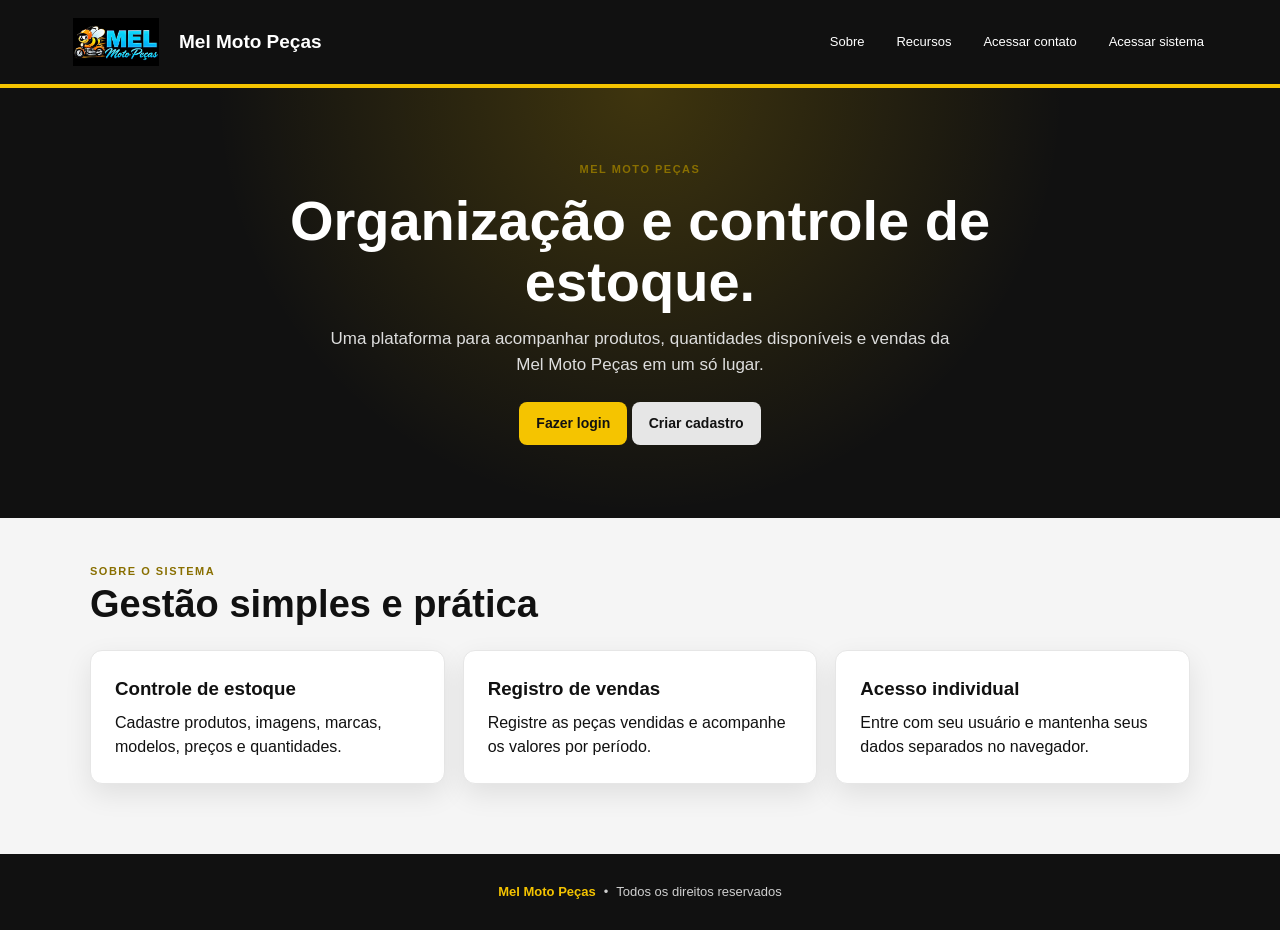
<file: index.html>
<!DOCTYPE html>
<html lang="pt-BR">

<head>
  <meta charset="UTF-8">
  <meta name="viewport" content="width=device-width, initial-scale=1.0">
  <title>Mel Moto Peças | Início</title>
  <link rel="stylesheet" href="./assets/css/styles.css">
</head>

<body>
  <header class="public-header">
    <div class="logo-area"><img class="logo-image" src="./assets/img/LogoMelMotoPeças.jpeg"
        alt="Logo oficial Mel Moto Peças">
      <div>
        <h1>Mel Moto Peças</h1>
      </div>
    </div>
    <nav><a href="#sobre">Sobre</a><a href="#recursos">Recursos</a><a href="#" class="contact-open-button"
        data-contact-open>Acessar contato</a><a href="./login.html">Acessar sistema</a></nav>
  </header>
  <section class="public-hero">
    <div class="public-hero-inner"><span class="eyebrow">MEL MOTO PEÇAS</span>
      <h2>Organização e controle de estoque.</h2>
      <p>Uma plataforma para acompanhar produtos, quantidades disponíveis e vendas da Mel Moto Peças em um só lugar.</p>
      <a class="button button-primary" href="./login.html">Fazer login</a> <a class="button button-secondary"
        href="./cadastro.html">Criar cadastro</a>
    </div>
  </section>
  <main class="public-content" id="sobre"><span class="eyebrow">SOBRE O SISTEMA</span>
    <h2>Gestão simples e prática</h2>
    
    <div class="public-features" id="recursos">
      <article class="public-feature">
        <h3>Controle de estoque</h3>
        <p>Cadastre produtos, imagens, marcas, modelos, preços e quantidades.</p>
      </article>
      <article class="public-feature">
        <h3>Registro de vendas</h3>
        <p>Registre as peças vendidas e acompanhe os valores por período.</p>
      </article>
      <article class="public-feature">
        <h3>Acesso individual</h3>
        <p>Entre com seu usuário e mantenha seus dados separados no navegador.</p>
      </article>
    </div>
  </main>
  <footer><strong>Mel Moto Peças</strong><span>•</span><span>Todos os direitos reservados</span></footer>
  <div class="contact-modal-overlay" id="contactModal" aria-hidden="true">
    <section class="contact-modal" role="dialog" aria-modal="true" aria-labelledby="contactTitle">
      <button class="contact-modal-close" type="button" aria-label="Fechar" data-contact-close>×</button>
      <span class="eyebrow">FALE CONOSCO</span>
      <h2 id="contactTitle">Entre em contato</h2>
      <p>Envie sua mensagem para a equipe da Mel Moto Peças.</p>
      <form id="contactForm">
        <div class="input-group"><label for="contactName">Seu nome</label><input id="contactName" required
            maxlength="80" placeholder="Como podemos chamar você?"></div>
        <div class="input-group"><label for="contactEmail">Seu e-mail</label><input id="contactEmail" type="email"
            required placeholder="seu@email.com"></div>
        <div class="input-group"><label for="contactMessage">Mensagem</label><textarea id="contactMessage" required
            maxlength="1500" placeholder="Escreva sua mensagem"></textarea></div>
        <button class="button button-primary full-width" type="submit">Preparar mensagem</button>
      </form>
    </section>
  </div>
  <script src="./assets/js/ui.js"></script>
  <script src="./assets/js/contact.js"></script>
</body>

</html>
</file>
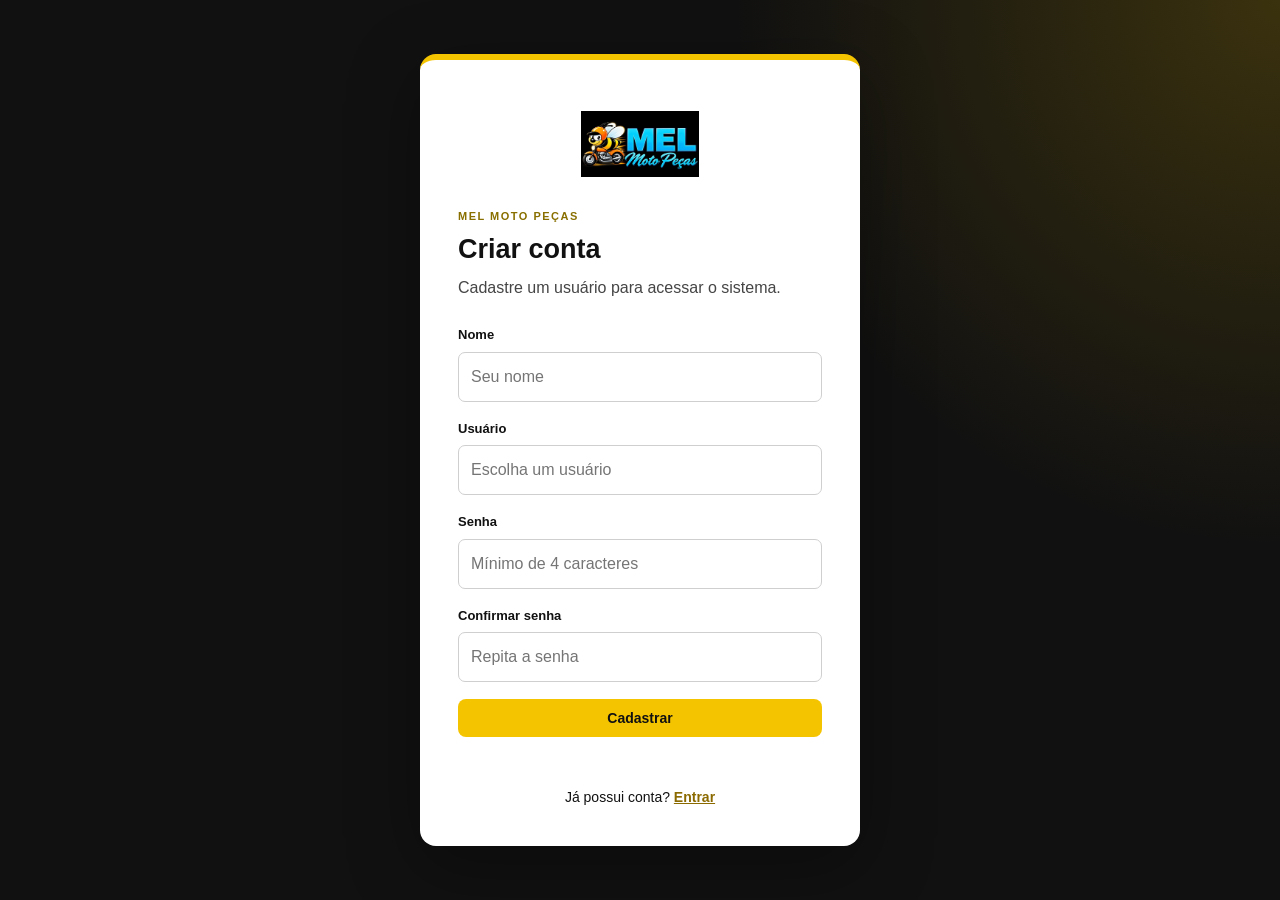
<file: cadastro.html>
<!DOCTYPE html>
<html lang="pt-BR">

<head>
    <meta charset="UTF-8">
    <meta name="viewport" content="width=device-width, initial-scale=1.0">
    <title>Mel Moto Peças | Cadastro</title>
    <link rel="stylesheet" href="./assets/css/styles.css">
</head>

<body class="login-body">
    <main class="login-page">
        <section class="login-card"><img class="login-logo-image" src="./assets/img/LogoMelMotoPeças.jpeg"
                alt="Logo oficial Mel Moto Peças"><span class="eyebrow">MEL MOTO PEÇAS</span>
            <h1>Criar conta</h1>
            <p class="login-subtitle">Cadastre um usuário para acessar o sistema.</p>
            <form id="registerForm">
                <div class="input-group"><label for="registerName">Nome</label><input id="registerName" required
                        maxlength="60" placeholder="Seu nome"></div>
                <div class="input-group"><label for="registerUsername">Usuário</label><input id="registerUsername"
                        required minlength="3" maxlength="24" placeholder="Escolha um usuário"></div>
                <div class="input-group"><label for="registerPassword">Senha</label><input id="registerPassword"
                        type="password" required minlength="4" placeholder="Mínimo de 4 caracteres"></div>
                <div class="input-group"><label for="confirmPassword">Confirmar senha</label><input id="confirmPassword"
                        type="password" required minlength="4" placeholder="Repita a senha"></div><button
                    class="button button-primary full-width" type="submit">Cadastrar</button>
            </form>
            <div id="registerMessage" class="form-message"></div>
            <p class="auth-links">Já possui conta? <a href="./login.html">Entrar</a></p>
        </section>
    </main>
    <script src="./assets/js/cadastro.js"></script>
</body>

</html>
</file>
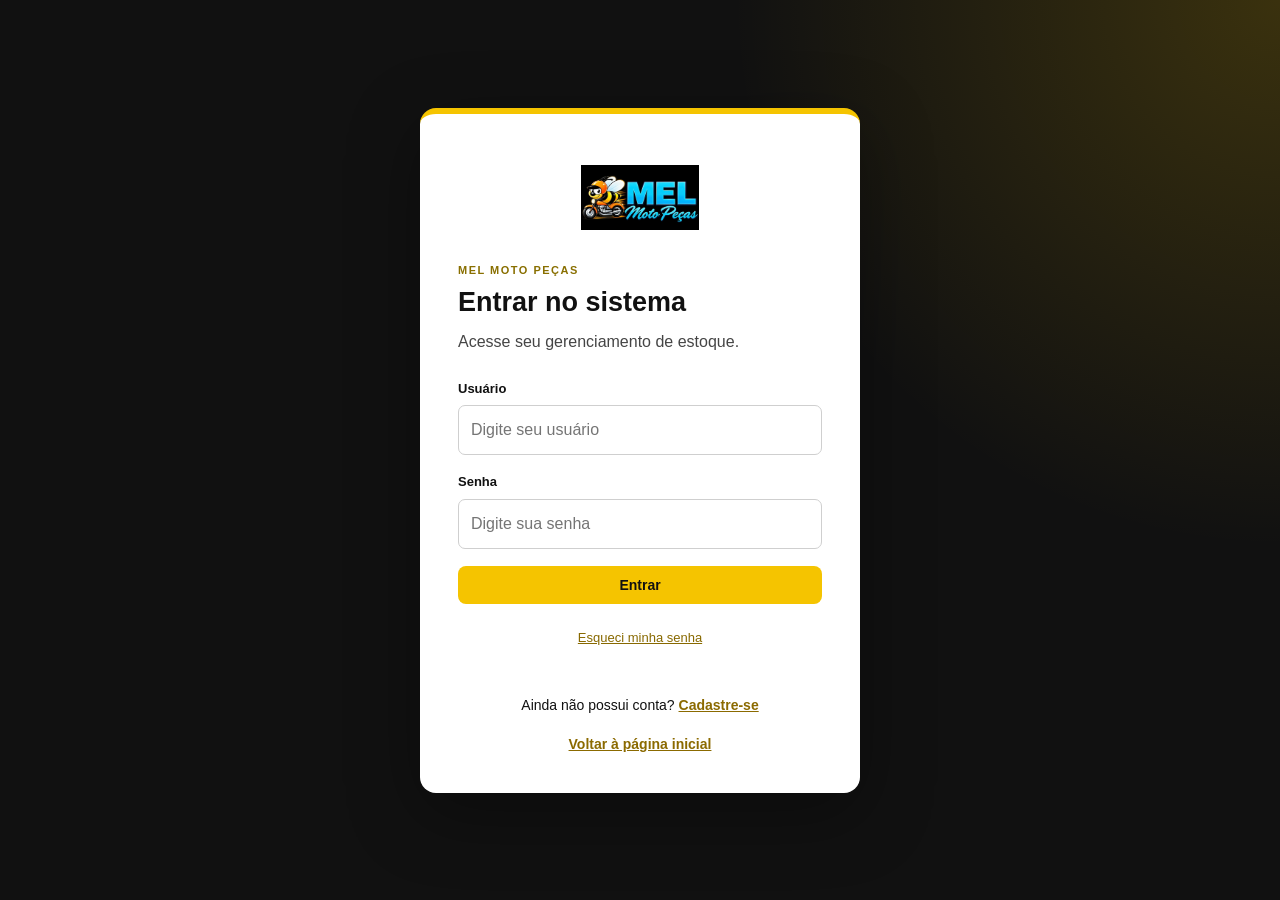
<file: gerenciamento.html>
<!DOCTYPE html>
<html lang="pt-BR">
<head>
    <meta charset="UTF-8">
    <meta name="viewport" content="width=device-width, initial-scale=1.0">
    <title>Mel Moto Peças | Gerenciamento de Estoque</title>
    <link rel="stylesheet" href="./assets/css/styles.css">
</head>

<body>
    <header class="topbar">
  <div class="logo-area"><img class="logo-image" src="./assets/img/LogoMelMotoPeças.jpeg" alt="Logo oficial Mel Moto Peças"><div><h1>Mel Moto Peças</h1><span>Gerenciador de Estoque</span></div></div>
  <nav><a href="./gerenciamento.html">Estoque</a><a href="./vendas.html">Vendas</a><a href="./perfil.html">Meu perfil</a></nav>
  <div class="user-area"><span>Usuário: <strong id="currentUserName">-</strong></span><button id="logoutButton" class="logout-button">Sair</button></div>
</header>

    <main>
        <section id="dashboard" class="page-section">
            <div class="section-heading">
                <div>
                    <span class="eyebrow">CONTROLE DE ESTOQUE</span>
                    <h2>Visão geral</h2>
                    <p>Olá, <strong id="welcomeUser">-</strong>. Aqui estão os dados do seu estoque.</p>
                </div>
                <a class="button button-primary" href="#cadastro">+ Novo produto</a>
            </div>

            <div class="cards">
                <article class="stat-card">
                    <span class="stat-label">Produtos cadastrados</span>
                    <strong id="totalProducts">0</strong>
                    <span class="stat-description">itens no seu sistema</span>
                </article>

                <article class="stat-card">
                    <span class="stat-label">Unidades em estoque</span>
                    <strong id="totalStock">0</strong>
                    <span class="stat-description">peças disponíveis</span>
                </article>

                <article class="stat-card warning-card">
                    <span class="stat-label">Estoque baixo</span>
                    <strong id="lowStock">0</strong>
                    <span class="stat-description">5 unidades ou menos</span>
                </article>

                <article class="stat-card money-card">
                    <span class="stat-label">Vendas de hoje</span>
                    <strong id="todayRevenue">R$ 0,00</strong>
                    <span class="stat-description">total vendido hoje</span>
                </article>
            </div>

            <div class="content-card">
                <div class="card-heading">
                    <div>
                        <h3>Produtos recentes</h3>
                        <p>Os produtos do seu estoque aparecem aqui.</p>
                    </div>
                    <a href="#estoque" class="text-link">Ver estoque completo →</a>
                </div>

                <div class="table-wrapper">
                    <table>
                        <thead>
                            <tr>
                                <th>Produto</th>
                                <th>Marca</th>
                                <th>Modelo</th>
                                <th>Preço</th>
                                <th>Quantidade</th>
                            </tr>
                        </thead>
                        <tbody id="dashboardTable"></tbody>
                    </table>
                </div>
            </div>
        </section>

        <section id="estoque" class="page-section">
            <div class="section-heading">
                <div>
                    <span class="eyebrow">PRODUTOS</span>
                    <h2>Meu estoque</h2>
                </div>
            </div>

            <div class="content-card">
                <div class="stock-toolbar">
                    <div class="search-box">
                        <span class="search-icon">⌕</span>
                        <input type="search" id="searchInput" placeholder="Pesquisar por nome, marca ou modelo...">
                    </div>

                    <select id="stockFilter" aria-label="Filtrar estoque">
                        <option value="all">Todos os produtos</option>
                        <option value="low">Estoque baixo</option>
                        <option value="out">Sem estoque</option>
                    </select>
                </div>

                <div class="product-grid" id="productGrid"></div>
            </div>
        </section>

        <section id="cadastro" class="page-section">
            <div class="section-heading">
                <div>
                    <span class="eyebrow">NOVO CADASTRO</span>
                    <h2>Cadastrar produto</h2>
                    <p>Adicione uma nova peça ao seu estoque.</p>
                </div>
            </div>

            <form id="productForm" class="form-card">
                <fieldset>
                    <legend>Informações do produto</legend>

                    <div class="form-grid">
                        <div class="input-group">
                            <label for="productName">Nome do produto *</label>
                            <input id="productName" type="text" placeholder="Ex.: Alavanca de embreagem" required>
                        </div>

                        <div class="input-group">
                            <label for="productBrand">Marca *</label>
                            <input id="productBrand" type="text" placeholder="Ex.: Honda" required>
                        </div>

                        <div class="input-group">
                            <label for="productModel">Modelo *</label>
                            <input id="productModel" type="text" placeholder="Ex.: CG 125" required>
                        </div>

                        <div class="input-group">
                            <label for="productPrice">Preço *</label>
                            <input id="productPrice" type="number" min="0" step="0.01" placeholder="0,00" required>
                        </div>

                        <div class="input-group">
                            <label for="productQuantity">Quantidade inicial *</label>
                            <input id="productQuantity" type="number" min="0" step="1" placeholder="Ex.: 10" required>
                        </div>

                        <div class="input-group">
                            <label for="productImage">Imagem do produto</label>
                            <input id="productImage" type="file" accept="image/*">

                        </div>
                    </div>

                    <div id="imagePreviewBox" class="image-preview-box hidden">
                        <img id="imagePreview" alt="Pré-visualização do produto">
                    </div>
                </fieldset>

                <div class="form-actions">
                    <button class="button button-primary" type="submit">Cadastrar produto</button>
                    <button class="button button-secondary" type="reset">Limpar</button>
                </div>
            </form>
        </section>
    </main>

    <footer>
        <strong>Mel Moto Peças</strong>
        <span>•</span>
        <span>Controle de Estoque</span>
    </footer>

    <!-- Modal de configuração do produto -->
    <div id="configOverlay" class="modal-overlay hidden">
        <div class="modal config-modal" role="dialog" aria-modal="true">
            <button class="modal-close" id="closeConfig" aria-label="Fechar">×</button>

            <div id="configContent"></div>
        </div>
    </div>

    <!-- Modal de venda -->
    <div id="saleOverlay" class="modal-overlay hidden modal-above">
        <div class="modal sale-modal" role="dialog" aria-modal="true">
            <button class="modal-close" id="closeSale" aria-label="Fechar">×</button>

            <span class="eyebrow">REGISTRAR VENDA</span>
            <h2>Produto vendido</h2>
            <p id="saleProductName" class="modal-description"></p>

            <div class="sale-info">
                <span>Preço unitário</span>
                <strong id="saleUnitPrice">R$ 0,00</strong>
            </div>

            <div class="input-group">
                <label for="saleQuantity">Quantidade vendida</label>
                <input id="saleQuantity" type="number" min="1" step="1" value="1">
            </div>

            <div class="sale-total-box">
                <span>Total da venda</span>
                <strong id="saleTotal">R$ 0,00</strong>
            </div>

            <div class="modal-actions">
                <button class="button button-primary" id="confirmSale">Confirmar venda</button>
                <button class="button button-secondary" id="cancelSale">Cancelar</button>
            </div>
        </div>
    </div>

    <script src="./assets/js/ui.js"></script><script src="./assets/js/gerenciamento.js"></script>
</body>
</html>
</file>
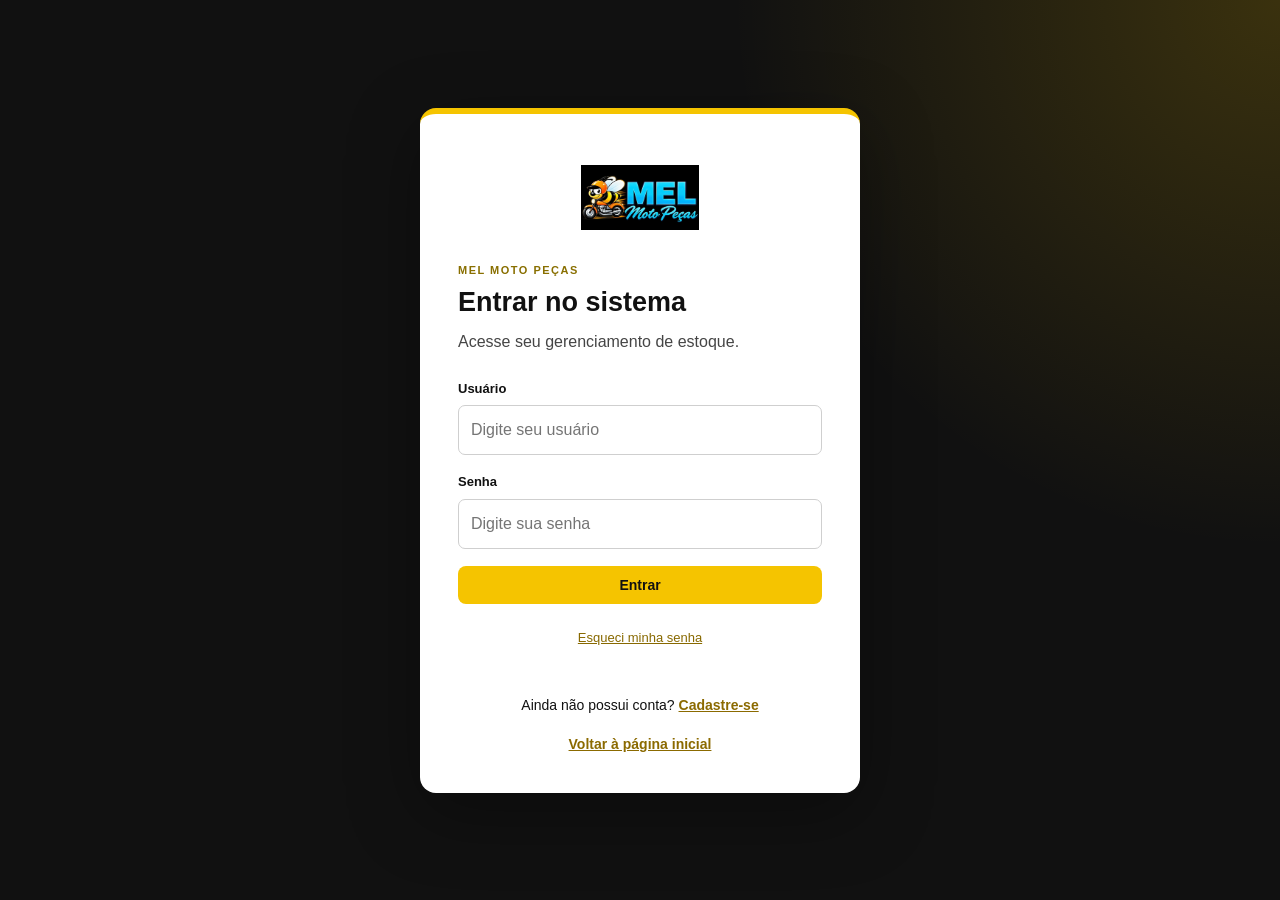
<file: login.html>
<!DOCTYPE html>
<html lang="pt-BR">

<head>
    <meta charset="UTF-8">
    <meta name="viewport" content="width=device-width, initial-scale=1.0">
    <title>Mel Moto Peças | Login</title>
    <link rel="stylesheet" href="./assets/css/styles.css">
</head>

<body class="login-body">
    <main class="login-page">
        <section class="login-card"><img class="login-logo-image" src="./assets/img/LogoMelMotoPeças.jpeg"
                alt="Logo oficial Mel Moto Peças"><span class="eyebrow">MEL MOTO PEÇAS</span>
            <h1>Entrar no sistema</h1>
            <p class="login-subtitle">Acesse seu gerenciamento de estoque.</p>
            <form id="loginForm">
                <div class="input-group"><label for="loginUser">Usuário</label><input id="loginUser" type="text"
                        placeholder="Digite seu usuário" autocomplete="username" required></div>
                <div class="input-group"><label for="loginPassword">Senha</label><input id="loginPassword"
                        type="password" placeholder="Digite sua senha" autocomplete="current-password" required></div>
                <button class="button button-primary full-width" type="submit">Entrar</button>
            </form>
            <div id="loginMessage" class="form-message"></div>
            <p class="auth-links">Ainda não possui conta? <a href="./cadastro.html">Cadastre-se</a></p>
            <p class="auth-links"><a href="./index.html">Voltar à página inicial</a></p>
        </section>
    </main>
    <script src="./assets/js/ui.js"></script>
    <script src="./assets/js/login.js"></script>
</body>

</html>
</file>
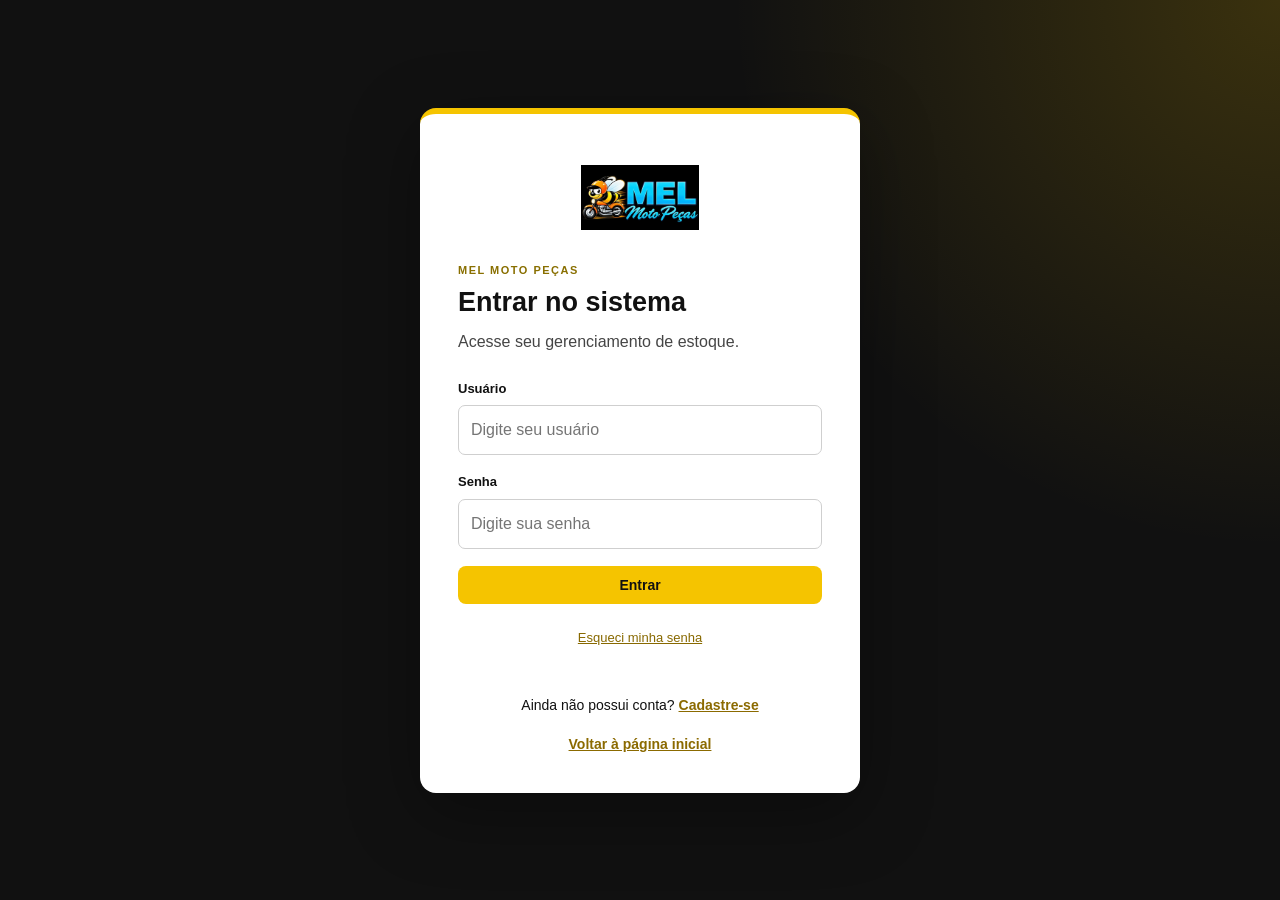
<file: perfil.html>
<!DOCTYPE html>
<html lang="pt-BR">

<head>
  <meta charset="UTF-8">
  <meta name="viewport" content="width=device-width, initial-scale=1.0">
  <title>Mel Moto Peças | Meu perfil</title>
  <link rel="stylesheet" href="./assets/css/styles.css">
</head>

<body>
  <header class="topbar">
    <div class="logo-area"><img class="logo-image" src="./assets/img/LogoMelMotoPeças.jpeg"
        alt="Logo oficial Mel Moto Peças">
      <div>
        <h1>Mel Moto Peças</h1><span>Gerenciador de Estoque</span>
      </div>
    </div>
    <nav><a href="./gerenciamento.html">Estoque</a><a href="./vendas.html">Vendas</a><a href="./perfil.html">Meu
        perfil</a></nav>
    <div class="user-area"><span>Usuário: <strong id="currentUserName">-</strong></span><button id="logoutButton"
        class="logout-button">Sair</button></div>
  </header>
  <main>
    <section class="page-section">
      <div class="section-heading">
        <div><span class="eyebrow">CONTA</span>
          <h2>Meu perfil</h2>
          <p>Atualize seus dados de acesso.</p>
        </div>
      </div>
      <form id="profileForm" class="form-card">
        <fieldset>
          <legend>Dados do usuário</legend>
          <div class="form-grid">
            <div class="input-group"><label for="profileName">Nome</label><input id="profileName" required
                maxlength="60"></div>
            <div class="input-group"><label for="profileUsername">Usuário</label><input id="profileUsername" disabled>
            </div>
            <div class="input-group"><label for="profilePassword">Nova senha</label><input id="profilePassword"
                type="password" minlength="4" placeholder="Deixe em branco para manter"></div>
            <div class="input-group"><label for="profilePasswordConfirm">Confirmar nova senha</label><input
                id="profilePasswordConfirm" type="password" minlength="4" placeholder="Repita a nova senha"></div>
          </div>
        </fieldset>
        <div class="form-actions"><button class="button button-primary" type="submit">Salvar alterações</button></div>
        <div id="profileMessage" class="form-message"></div>
      </form>
      <section class="profile-danger">
        <h3>Excluir conta</h3>
        <p>Esta ação remove a conta e os dados locais de produtos e vendas associados a este usuário neste navegador.
          Não poderá ser desfeita.</p><button id="deleteAccount" class="button button-danger" type="button">Excluir
          minha conta</button>
      </section>
    </section>
  </main>
  <footer><strong>Mel Moto Peças</strong><span>•</span><span>Perfil do usuário</span></footer>
  <script src="./assets/js/ui.js"></script>
  <script src="./assets/js/perfil.js"></script>
</body>

</html>
</file>
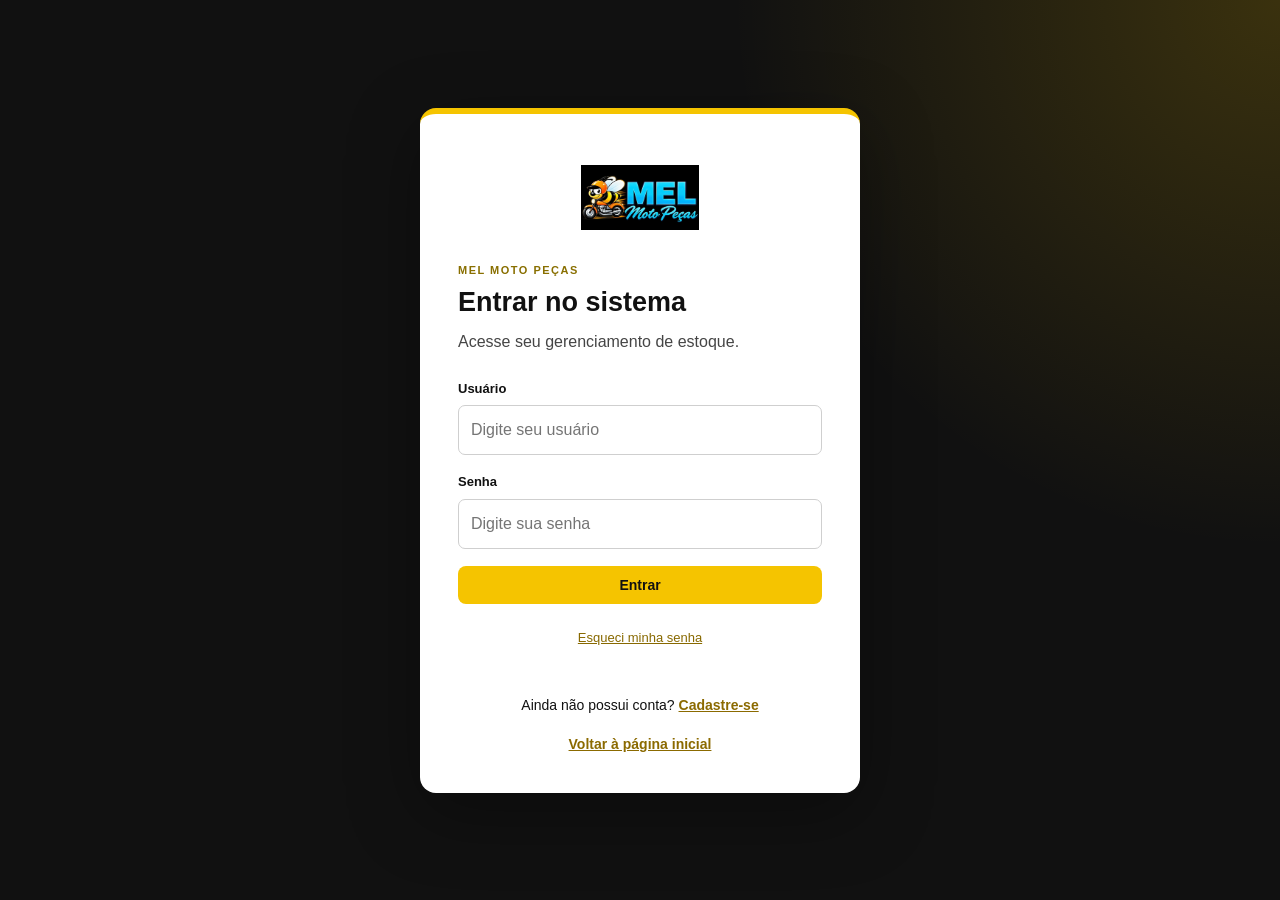
<file: vendas.html>
<!DOCTYPE html>
<html lang="pt-BR">

<head>
  <meta charset="UTF-8">
  <meta name="viewport" content="width=device-width, initial-scale=1.0">
  <title>Mel Moto Peças | Vendas</title>
  <link rel="stylesheet" href="./assets/css/styles.css">
</head>

<body>
  <header class="topbar">
    <div class="logo-area"><img class="logo-image" src="./assets/img/LogoMelMotoPeças.jpeg"
        alt="Logo oficial Mel Moto Peças">
      <div>
        <h1>Mel Moto Peças</h1><span>Gerenciador de Estoque</span>
      </div>
    </div>
    <nav><a href="./gerenciamento.html">Estoque</a><a href="./vendas.html">Vendas</a><a href="./perfil.html">Meu
        perfil</a></nav>
    <div class="user-area"><span>Usuário: <strong id="currentUserName">-</strong></span><button id="logoutButton"
        class="logout-button">Sair</button></div>
  </header>
  <main>
    <section class="page-section">
      <div class="section-heading">
        <div><span class="eyebrow">CONTROLE FINANCEIRO</span>
          <h2>Vendas</h2>
          <p>Acompanhe os registros de vendas por período.</p>
        </div>
      </div>
      <div class="period-filters"><button class="period-button active" data-period="today">Hoje</button><button
          class="period-button" data-period="week">Esta semana</button><button class="period-button"
          data-period="month">Este mês</button><button class="period-button" data-period="all">Total</button></div>
      <div class="finance-summary">
        <article class="revenue-card"><span>Valor vendido no período</span><strong id="periodRevenue">R$ 0,00</strong>
        </article>
        <article class="revenue-card"><span>Peças vendidas</span><strong id="periodUnits">0</strong></article>
        <article class="revenue-card"><span>Quantidade de vendas</span><strong id="periodCount">0</strong></article>
      </div>
      <div class="content-card">
        <div class="card-heading">
          <div>
            <h3 id="salesHeading">Vendas de hoje</h3>
            <p>Histórico armazenado localmente neste navegador.</p>
          </div>
        </div>
        <div class="table-wrapper">
          <table>
            <thead>
              <tr>
                <th>Data / horário</th>
                <th>Produto</th>
                <th>Qtd.</th>
                <th>Valor unitário</th>
                <th>Total</th>
              </tr>
            </thead>
            <tbody id="salesTable"></tbody>
          </table>
        </div>
      </div>
    </section>
  </main>
  <footer><strong>Mel Moto Peças</strong><span>•</span><span>Controle de vendas</span></footer>
  <script src="./assets/js/vendas.js"></script>
</body>

</html>
</file>
<file: assets/css/styles.css>
/* ============================================================
   MEL MOTO PEÇAS
   CSS separado para facilitar alterações posteriores.
   ============================================================ */

:root {
    --preto: #111111;
    --preto-2: #1b1b1b;
    --amarelo: #f5c400;
    --amarelo-forte: #e0ae00;
    --amarelo-claro: #fff4b8;
    --branco: #ffffff;
    --cinza-100: #f5f5f5;
    --cinza-200: #e6e6e6;
    --cinza-300: #d2d2d2;
    --cinza-400: #999999;
    --cinza-700: #454545;
    --verde: #16854a;
    --vermelho: #d63a3a;

    --raio: 12px;
    --sombra: 0 10px 28px rgba(0, 0, 0, .09);
}

* {
    box-sizing: border-box;
    margin: 0;
    padding: 0;
}

html {
    scroll-behavior: smooth;
}

body {
    font-family: Arial, Helvetica, sans-serif;
    background: var(--cinza-100);
    color: var(--preto);
    line-height: 1.5;
}

body.modal-open {
    overflow: hidden;
}

/* ============================================================
   LOGIN
   ============================================================ */

.login-body {
    min-height: 100vh;
    background:
        radial-gradient(circle at top right, rgba(245, 196, 0, .18), transparent 35%),
        var(--preto);
    display: grid;
    place-items: center;
    padding: 25px;
}

.login-page {
    width: 100%;
    max-width: 440px;
}

.login-card {
    background: var(--branco);
    border-radius: 16px;
    padding: 38px;
    box-shadow: 0 20px 70px rgba(0, 0, 0, .35);
    border-top: 6px solid var(--amarelo);
}

.login-logo {
    width: 60px;
    height: 60px;
    margin-bottom: 20px;
    display: grid;
    place-items: center;
    background: var(--amarelo);
    color: var(--preto);
    border-radius: 12px;
    font-size: 34px;
    font-weight: 900;
    font-style: italic;
}

.login-card h1 {
    font-size: 27px;
    margin-bottom: 7px;
}

.login-subtitle {
    color: var(--cinza-700);
    margin-bottom: 25px;
}

.login-card form {
    display: grid;
    gap: 17px;
}

.full-width {
    width: 100%;
}

.form-message {
    min-height: 20px;
    margin-top: 12px;
    font-size: 13px;
}

.form-message.error {
    color: var(--vermelho);
}

.demo-access {
    margin-top: 22px;
    padding-top: 18px;
    border-top: 1px solid var(--cinza-200);
    font-size: 12px;
    color: var(--cinza-700);
}

.demo-access p {
    margin-top: 5px;
}

/* ============================================================
   CABEÇALHO
   ============================================================ */

.topbar {
    min-height: 76px;
    padding: 12px 5%;
    background: var(--preto);
    color: var(--branco);
    display: flex;
    align-items: center;
    gap: 25px;
    border-bottom: 4px solid var(--amarelo);
    position: sticky;
    top: 0;
    z-index: 20;
}

.logo-area {
    display: flex;
    align-items: center;
    gap: 11px;
    margin-right: auto;
}

.logo-mark {
    width: 45px;
    height: 45px;
    border-radius: 10px;
    display: grid;
    place-items: center;
    background: var(--amarelo);
    color: var(--preto);
    font-size: 25px;
    font-weight: 900;
    font-style: italic;
}

.logo-area h1 {
    font-size: 19px;
    line-height: 1.1;
}

.logo-area span {
    color: #cfcfcf;
    font-size: 11px;
}

nav {
    display: flex;
    align-items: center;
    gap: 3px;
}

nav a {
    color: var(--branco);
    text-decoration: none;
    padding: 8px 10px;
    border-radius: 7px;
    font-size: 13px;
}

nav a:hover {
    background: var(--amarelo);
    color: var(--preto);
}

.user-area {
    display: flex;
    align-items: center;
    gap: 10px;
    font-size: 12px;
    color: #ddd;
}

.user-area strong {
    color: var(--amarelo);
}

.logout-button {
    border: 1px solid #555;
    background: transparent;
    color: white;
    border-radius: 6px;
    padding: 6px 9px;
    cursor: pointer;
}

.logout-button:hover {
    background: #333;
}

/* ============================================================
   CONTEÚDO
   ============================================================ */

main {
    width: min(1200px, 92%);
    margin: auto;
}

.page-section {
    padding: 55px 0 10px;
    scroll-margin-top: 100px;
}

.section-heading {
    display: flex;
    justify-content: space-between;
    align-items: end;
    gap: 25px;
    margin-bottom: 25px;
}

.eyebrow {
    display: block;
    margin-bottom: 4px;
    color: #896f00;
    font-size: 11px;
    font-weight: bold;
    letter-spacing: 1.5px;
}

h2 {
    font-size: clamp(28px, 4vw, 38px);
    line-height: 1.1;
}

.section-heading p {
    margin-top: 8px;
    color: var(--cinza-700);
}

/* ============================================================
   BOTÕES
   ============================================================ */

.button {
    border: 0;
    border-radius: 8px;
    padding: 11px 17px;
    font-weight: bold;
    font-size: 14px;
    text-decoration: none;
    cursor: pointer;
    display: inline-block;
    transition: .2s;
}

.button-primary {
    background: var(--amarelo);
    color: var(--preto);
}

.button-primary:hover {
    background: #ffd600;
    transform: translateY(-1px);
}

.button-secondary {
    background: var(--cinza-200);
    color: var(--preto);
}

.button-secondary:hover {
    background: #d8d8d8;
}

/* ============================================================
   DASHBOARD
   ============================================================ */

.cards {
    display: grid;
    grid-template-columns: repeat(4, 1fr);
    gap: 16px;
    margin-bottom: 25px;
}

.stat-card {
    background: var(--branco);
    padding: 21px;
    border-radius: var(--raio);
    border-left: 5px solid var(--amarelo);
    box-shadow: var(--sombra);
}

.stat-label {
    display: block;
    color: var(--cinza-700);
    font-size: 12px;
}

.stat-card strong {
    display: block;
    margin: 4px 0;
    font-size: 29px;
}

.stat-description {
    color: var(--cinza-400);
    font-size: 11px;
}

.warning-card {
    border-left-color: var(--vermelho);
}

.money-card {
    border-left-color: var(--verde);
}

/* ============================================================
   CARDS / TABELAS
   ============================================================ */

.content-card,
.form-card {
    background: var(--branco);
    border-radius: var(--raio);
    box-shadow: var(--sombra);
}

.content-card {
    padding: 22px;
}

.card-heading {
    display: flex;
    justify-content: space-between;
    align-items: center;
    gap: 20px;
    margin-bottom: 18px;
}

.card-heading h3 {
    font-size: 19px;
}

.card-heading p {
    color: var(--cinza-400);
    font-size: 13px;
}

.text-link {
    color: var(--preto);
    font-size: 13px;
    font-weight: bold;
    text-decoration: none;
}

.text-link:hover {
    color: #8d7200;
}

.table-wrapper {
    overflow-x: auto;
}

table {
    width: 100%;
    border-collapse: collapse;
    min-width: 700px;
}

th {
    padding: 12px;
    text-align: left;
    background: var(--preto);
    color: var(--branco);
    font-size: 11px;
    text-transform: uppercase;
    letter-spacing: .4px;
}

th:first-child {
    border-radius: 7px 0 0 7px;
}

th:last-child {
    border-radius: 0 7px 7px 0;
}

td {
    padding: 13px 12px;
    border-bottom: 1px solid var(--cinza-200);
    font-size: 14px;
}

tr:hover td {
    background: #fffdf0;
}

.empty-table {
    text-align: center;
    padding: 35px !important;
    color: var(--cinza-400);
}

/* ============================================================
   CARDS DE PRODUTO
   ============================================================ */

.stock-toolbar {
    display: grid;
    grid-template-columns: 1fr 220px;
    gap: 12px;
    margin-bottom: 20px;
}

.search-box {
    position: relative;
}

.search-box input,
.stock-toolbar select {
    width: 100%;
    border: 1px solid #cfcfcf;
    border-radius: 7px;
    padding: 12px;
    outline: none;
    background: white;
    font: inherit;
}

.search-box input {
    padding-left: 38px;
}

.search-icon {
    position: absolute;
    left: 13px;
    top: 8px;
    font-size: 23px;
    color: var(--cinza-400);
    pointer-events: none;
}

.product-grid {
    display: grid;
    grid-template-columns: repeat(2, 1fr);
    gap: 15px;
}

.product-card {
    border: 1px solid var(--cinza-200);
    border-radius: 11px;
    padding: 13px;
    display: grid;
    grid-template-columns: 100px 1fr;
    gap: 15px;
    min-width: 0;
    background: white;
    transition: .2s;
}

.product-card:hover {
    border-color: var(--amarelo);
    box-shadow: 0 5px 18px rgba(0, 0, 0, .06);
}

.product-image {
    width: 100px;
    height: 100px;
    border-radius: 8px;
    overflow: hidden;
    background: var(--cinza-100);
    display: grid;
    place-items: center;
}

.product-image img {
    width: 100%;
    height: 100%;
    object-fit: cover;
}

.no-image,
.modal-no-image,
.edit-image-placeholder {
    width: 100%;
    height: 100%;
    display: grid;
    place-items: center;
    background: var(--preto);
    color: var(--amarelo);
    font-size: 38px;
    font-weight: 900;
    font-style: italic;
}

.product-card-info {
    min-width: 0;
    display: flex;
    flex-direction: column;
    justify-content: space-between;
}

.product-title-row {
    display: flex;
    gap: 8px;
    justify-content: space-between;
}

.product-title-row h3 {
    font-size: 16px;
    white-space: nowrap;
    overflow: hidden;
    text-overflow: ellipsis;
}

.product-title-row p {
    color: var(--cinza-400);
    font-size: 12px;
    margin-top: 3px;
}

.settings-button {
    width: 34px;
    height: 34px;
    flex: 0 0 auto;
    border: 1px solid var(--cinza-300);
    background: white;
    border-radius: 7px;
    cursor: pointer;
    font-size: 18px;
}

.settings-button:hover {
    background: var(--amarelo);
    border-color: var(--amarelo);
}

.product-bottom {
    display: flex;
    justify-content: space-between;
    align-items: end;
    gap: 10px;
}

.product-price {
    display: block;
    font-weight: bold;
    font-size: 17px;
}

.product-quantity {
    color: var(--cinza-400);
    font-size: 11px;
}

.status {
    display: inline-block;
    padding: 5px 8px;
    border-radius: 20px;
    font-size: 10px;
    font-weight: bold;
    white-space: nowrap;
}

.status-ok {
    background: #dff5e8;
    color: var(--verde);
}

.status-low {
    background: #fff1bf;
    color: #856b00;
}

.status-out {
    background: #ffe0e0;
    color: var(--vermelho);
}

.empty-state {
    grid-column: 1 / -1;
    padding: 50px 20px;
    text-align: center;
    color: var(--cinza-400);
    display: grid;
    gap: 5px;
}

/* ============================================================
   FORMULÁRIO
   ============================================================ */

.form-card {
    padding: 28px;
}

fieldset {
    border: 1px solid var(--cinza-200);
    border-radius: 10px;
    padding: 25px;
}

legend {
    padding: 0 10px;
    font-weight: bold;
}

.form-grid {
    display: grid;
    grid-template-columns: repeat(2, 1fr);
    gap: 20px;
}

.input-group {
    display: flex;
    flex-direction: column;
    gap: 7px;
}

.input-group label {
    font-size: 13px;
    font-weight: bold;
}

.input-group input,
.input-group select {
    width: 100%;
    border: 1px solid #cfcfcf;
    border-radius: 7px;
    padding: 12px;
    outline: none;
    background: white;
    font: inherit;
}

.input-group input:focus {
    border-color: var(--amarelo);
    box-shadow: 0 0 0 3px rgba(245, 196, 0, .18);
}

.input-group small {
    color: var(--cinza-400);
    font-size: 11px;
}

.image-preview-box {
    margin-top: 20px;
    width: 150px;
    height: 150px;
    border: 1px solid var(--cinza-200);
    border-radius: 8px;
    overflow: hidden;
}

.image-preview-box img {
    width: 100%;
    height: 100%;
    object-fit: cover;
}

.form-actions {
    display: flex;
    justify-content: flex-end;
    gap: 10px;
    margin-top: 20px;
}

.hidden {
    display: none !important;
}

/* ============================================================
   FINANCEIRO
   ============================================================ */

.finance-summary {
    display: grid;
    grid-template-columns: 1fr 1fr;
    gap: 16px;
    margin-bottom: 20px;
}

.revenue-card {
    background: var(--preto);
    color: white;
    padding: 25px;
    border-radius: var(--raio);
    border-left: 5px solid var(--amarelo);
}

.revenue-card span {
    font-size: 12px;
    color: #ccc;
}

.revenue-card strong {
    display: block;
    margin-top: 5px;
    color: var(--amarelo);
    font-size: 30px;
}

/* ============================================================
   MODAIS
   ============================================================ */

.modal-overlay {
    position: fixed;
    inset: 0;
    z-index: 100;
    background: rgba(0, 0, 0, .60);

    display: grid;
    place-items: center;

    padding: 20px;

    /* Deixa o conteúdo atrás visualmente desfocado. */
    backdrop-filter: blur(7px);
    -webkit-backdrop-filter: blur(7px);
}

.modal-above {
    z-index: 200;
    background: rgba(0, 0, 0, .48);
}

.modal {
    position: relative;
    width: min(650px, 100%);
    max-height: 90vh;
    overflow-y: auto;
    background: white;
    border-radius: 16px;
    padding: 28px;
    box-shadow: 0 25px 80px rgba(0, 0, 0, .4);
    border-top: 5px solid var(--amarelo);
    animation: modalIn .18s ease-out;
}

.sale-modal {
    width: min(460px, 100%);
}

@keyframes modalIn {
    from {
        opacity: 0;
        transform: scale(.95) translateY(8px);
    }

    to {
        opacity: 1;
        transform: scale(1) translateY(0);
    }
}

.modal-close {
    position: absolute;
    right: 15px;
    top: 12px;
    width: 35px;
    height: 35px;
    border: 0;
    background: var(--cinza-100);
    border-radius: 50%;
    font-size: 24px;
    cursor: pointer;
}

.modal-close:hover {
    background: var(--amarelo);
}

.modal h2 {
    margin-bottom: 8px;
}

.modal-description {
    color: var(--cinza-700);
    margin-bottom: 20px;
}

.modal-product-header {
    display: flex;
    gap: 15px;
    align-items: center;
    margin: 20px 0;
    padding: 15px;
    border-radius: 10px;
    background: var(--cinza-100);
}

.modal-product-image,
.modal-no-image {
    width: 90px;
    height: 90px;
    flex: 0 0 90px;
    border-radius: 9px;
    overflow: hidden;
}

.modal-product-image {
    object-fit: cover;
}

.modal-product-header h2 {
    font-size: 21px;
}

.modal-product-header p {
    color: var(--cinza-400);
    font-size: 12px;
    margin-bottom: 4px;
}

.modal-product-header strong {
    display: block;
}

.modal-stock {
    display: block;
    margin-top: 3px;
    color: var(--cinza-700);
    font-size: 12px;
}

.config-actions {
    display: grid;
    grid-template-columns: 1fr 1fr;
    gap: 10px;
}

.config-action {
    min-height: 100px;
    padding: 14px;
    border: 1px solid var(--cinza-200);
    background: white;
    border-radius: 10px;
    cursor: pointer;
    text-align: left;
    transition: .15s;
}

.config-action:hover {
    border-color: var(--amarelo);
    background: #fffdf0;
    transform: translateY(-1px);
}

.config-action span {
    display: block;
    width: fit-content;
    padding: 5px 8px;
    margin-bottom: 8px;
    border-radius: 6px;
    background: var(--preto);
    color: var(--amarelo);
    font-weight: bold;
}

.config-action strong,
.config-action small {
    display: block;
}

.config-action small {
    color: var(--cinza-400);
    margin-top: 3px;
}

.sale-action {
    border-color: #e4cf6b;
    background: #fffbea;
}

.delete-link {
    display: block;
    margin: 20px auto 0;
    border: 0;
    background: transparent;
    color: var(--vermelho);
    cursor: pointer;
    font-size: 12px;
}

.delete-link:hover {
    text-decoration: underline;
}

.modal-actions {
    display: flex;
    justify-content: flex-end;
    gap: 9px;
    margin-top: 20px;
}

.sale-info,
.sale-total-box {
    border-radius: 9px;
    padding: 13px;
    background: var(--cinza-100);
    margin-bottom: 16px;
}

.sale-info span,
.sale-total-box span {
    display: block;
    color: var(--cinza-700);
    font-size: 12px;
}

.sale-info strong {
    font-size: 19px;
}

.sale-total-box {
    border: 1px solid #e8d36c;
    background: var(--amarelo-claro);
}

.sale-total-box strong {
    display: block;
    font-size: 26px;
    margin-top: 2px;
}

.edit-image-area {
    display: flex;
    align-items: center;
    gap: 15px;
    margin: 20px 0;
}

.edit-image {
    width: 100px;
    height: 100px;
    border-radius: 8px;
    object-fit: cover;
}

.edit-image-placeholder {
    width: 100px;
    height: 100px;
    border-radius: 8px;
}

.image-button {
    cursor: pointer;
}

.modal-form-grid {
    margin-top: 10px;
}

/* ============================================================
   RODAPÉ
   ============================================================ */

footer {
    margin-top: 70px;
    padding: 28px 6%;
    background: var(--preto);
    color: #cfcfcf;
    display: flex;
    justify-content: center;
    gap: 8px;
    font-size: 13px;
}

footer strong {
    color: var(--amarelo);
}

/* ============================================================
   RESPONSIVIDADE
   ============================================================ */

@media (max-width: 1050px) {
    .cards {
        grid-template-columns: repeat(2, 1fr);
    }

    .topbar {
        flex-wrap: wrap;
    }

    nav {
        order: 3;
        width: 100%;
        overflow-x: auto;
    }
}

@media (max-width: 800px) {
    .product-grid {
        grid-template-columns: 1fr;
    }

    .form-grid {
        grid-template-columns: 1fr;
    }

    .stock-toolbar {
        grid-template-columns: 1fr;
    }

    .finance-summary {
        grid-template-columns: 1fr;
    }

    .section-heading {
        align-items: flex-start;
        flex-direction: column;
    }

    .config-actions {
        grid-template-columns: 1fr;
    }
}

@media (max-width: 600px) {
    .cards {
        grid-template-columns: 1fr;
    }

    .topbar {
        padding: 12px 4%;
    }

    .user-area {
        width: 100%;
        justify-content: space-between;
    }

    main {
        width: 94%;
    }

    .page-section {
        padding-top: 35px;
    }

    .form-card,
    .content-card,
    .modal {
        padding: 16px;
    }

    fieldset {
        padding: 15px;
    }

    .product-card {
        grid-template-columns: 75px 1fr;
    }

    .product-image {
        width: 75px;
        height: 75px;
    }

    .product-title-row h3 {
        white-space: normal;
    }

    .product-bottom {
        align-items: flex-start;
        flex-direction: column;
    }

    .form-actions,
    .modal-actions {
        flex-direction: column;
    }

    .form-actions .button,
    .modal-actions .button {
        width: 100%;
        text-align: center;
    }
}


/* ============================================================
   PAGINAS PUBLICAS, CADASTRO, VENDAS E PERFIL
   ============================================================ */
.logo-image {
    width: 104px;
    height: 54px;
    object-fit: contain;
    border-radius: 8px;
    padding: 3px;
}

.login-logo-image {
    width: 118px;
    height: 92px;
    object-fit: contain;
    display: block;
    margin: 0 auto 18px;
}

.public-header {
    background: var(--preto);
    color: var(--branco);
    border-bottom: 4px solid var(--amarelo);
    padding: 15px 5%;
    display: flex;
    align-items: center;
    justify-content: space-between;
    gap: 20px;
}

.public-header .logo-area {
    margin: 0;
}

.public-header nav {
    display: flex;
    flex-wrap: wrap;
    gap: 8px;
}

.public-header nav a {
    color: white;
    text-decoration: none;
    padding: 9px 12px;
    border-radius: 7px;
}

.public-header nav a:hover {
    background: var(--amarelo);
    color: var(--preto);
}

.public-hero {
    min-height: 430px;
    display: grid;
    place-items: center;
    text-align: center;
    padding: 70px 20px;
    background: radial-gradient(circle at 50% 0%, rgba(245, 196, 0, .20), transparent 55%), var(--preto);
    color: white;
}

.public-hero-inner {
    max-width: 780px;
}

.public-hero h2 {
    font-size: clamp(34px, 5vw, 56px);
    line-height: 1.08;
    margin: 14px 0;
}

.public-hero p {
    color: #ddd;
    font-size: 17px;
    max-width: 650px;
    margin: 0 auto 25px;
}

.public-content {
    width: min(1100px, 92%);
    margin: 45px auto;
}

.public-features {
    display: grid;
    grid-template-columns: repeat(3, 1fr);
    gap: 18px;
    margin-top: 25px;
}

.public-feature {
    background: white;
    border: 1px solid var(--cinza-200);
    border-radius: var(--raio);
    padding: 24px;
    box-shadow: var(--sombra);
}

.public-feature h3 {
    margin-bottom: 8px;
}

.auth-links {
    text-align: center;
    margin-top: 18px;
    font-size: 14px;
}

.auth-links a,
.inline-link {
    color: #8b6a00;
    font-weight: 700;
}

.period-filters {
    display: flex;
    flex-wrap: wrap;
    gap: 9px;
    margin: 18px 0 24px;
}

.period-button {
    border: 1px solid var(--cinza-300);
    background: white;
    color: var(--preto);
    border-radius: 8px;
    padding: 9px 16px;
    cursor: pointer;
    font-weight: 700;
}

.period-button.active,
.period-button:hover {
    background: var(--amarelo);
    border-color: var(--amarelo);
}

.profile-danger {
    border: 1px solid #e6baba;
    background: #fff8f8;
    border-radius: var(--raio);
    padding: 22px;
    margin-top: 25px;
}

.button-danger {
    background: #b42323;
    color: white;
    border: 0;
}

@media(max-width:800px) {
    .public-header {
        align-items: flex-start;
        flex-direction: column;
    }

    .public-features {
        grid-template-columns: 1fr;
    }

    .logo-image {
        width: 90px;
        height: 45px;
    }
}

/* ============================================================
   DIÁLOGOS E NOTIFICAÇÕES MEL — estilo da identidade do site
   ============================================================ */
.mel-toast {
    position: fixed;
    top: 22px;
    right: 22px;
    z-index: 10050;
    display: flex;
    align-items: center;
    gap: 12px;
    width: min(420px, calc(100vw - 32px));
    padding: 15px 16px;
    background: #171717;
    color: #fff;
    border: 1px solid #343434;
    border-left: 4px solid var(--amarelo);
    border-radius: 13px;
    box-shadow: 0 18px 45px rgba(0, 0, 0, .28);
    opacity: 0;
    transform: translateY(-14px);
    pointer-events: none;
    transition: opacity .22s ease, transform .22s ease;
}

.mel-toast.is-visible {
    opacity: 1;
    transform: translateY(0);
    pointer-events: auto;
}

.mel-toast-icon {
    flex: 0 0 29px;
    width: 29px;
    height: 29px;
    display: grid;
    place-items: center;
    background: var(--amarelo);
    color: #111;
    border-radius: 50%;
    font-size: 18px;
    font-weight: 900;
}

.mel-toast-message {
    flex: 1;
    font-size: 14px;
    font-weight: 700;
}

.mel-toast-close {
    border: 0;
    background: transparent;
    color: #aaa;
    font-size: 23px;
    cursor: pointer;
    padding: 0 3px;
}

.mel-toast-error {
    border-left-color: #e54b4b;
}

.mel-toast-error .mel-toast-icon {
    background: #e54b4b;
    color: #fff;
}

.mel-toast-warning {
    border-left-color: #ffae35;
}

.mel-toast-warning .mel-toast-icon {
    background: #ffae35;
}

.mel-dialog-overlay {
    position: fixed;
    inset: 0;
    z-index: 10040;
    display: grid;
    place-items: center;
    padding: 18px;
    background: rgba(0, 0, 0, .66);
    backdrop-filter: blur(5px);
    animation: melFadeIn .16s ease;
}

.mel-dialog {
    width: min(440px, 100%);
    padding: 28px;
    border-radius: 18px;
    border: 1px solid #393939;
    background: #171717;
    color: #f7f7f7;
    box-shadow: 0 24px 70px rgba(0, 0, 0, .5);
    text-align: center;
    animation: melPopIn .2s ease;
}

.mel-dialog-symbol {
    width: 48px;
    height: 48px;
    display: grid;
    place-items: center;
    margin: 0 auto 14px;
    border-radius: 50%;
    background: var(--amarelo);
    color: #151515;
    font-size: 24px;
    font-weight: 900;
}

.mel-dialog-symbol.is-danger {
    background: #e24a4a;
    color: #fff;
}

.mel-dialog h2 {
    font-size: 21px;
    margin-bottom: 8px;
}

.mel-dialog-message {
    color: #c5c5c5;
    font-size: 14px;
    line-height: 1.6;
    white-space: pre-line;
}

.mel-dialog-actions {
    display: flex;
    gap: 10px;
    margin-top: 24px;
}

.mel-dialog-actions button {
    flex: 1;
    border-radius: 9px;
    padding: 12px 15px;
    font-weight: 800;
    cursor: pointer;
    transition: .16s ease;
}

.mel-dialog-cancel {
    border: 1px solid #444;
    background: #242424;
    color: #eee;
}

.mel-dialog-cancel:hover {
    background: #303030;
}

.mel-dialog-confirm {
    border: 1px solid var(--amarelo);
    background: var(--amarelo);
    color: #111;
}

.mel-dialog-confirm:hover {
    filter: brightness(1.07);
    transform: translateY(-1px);
}

.mel-dialog-confirm.is-danger {
    background: #e24a4a;
    border-color: #e24a4a;
    color: #fff;
}

@keyframes melFadeIn {
    from {
        opacity: 0;
    }

    to {
        opacity: 1;
    }
}

@keyframes melPopIn {
    from {
        opacity: 0;
        transform: scale(.96) translateY(8px);
    }

    to {
        opacity: 1;
        transform: scale(1) translateY(0);
    }
}

@media (max-width: 520px) {
    .mel-toast {
        top: 12px;
        right: 12px;
        width: calc(100vw - 24px);
    }

    .mel-dialog {
        padding: 22px;
    }
}

/* Contato na página pública */
.contact-open-button {
    cursor: pointer;
}

.contact-modal-overlay {
    position: fixed;
    inset: 0;
    z-index: 10030;
    display: none;
    place-items: center;
    padding: 18px;
    background: rgba(0, 0, 0, .7);
    backdrop-filter: blur(5px);
}

.contact-modal-overlay.is-open {
    display: grid;
}

.contact-modal {
    position: relative;
    width: min(500px, 100%);
    padding: 28px;
    background: #171717;
    color: #fff;
    border: 1px solid #333;
    border-top: 4px solid var(--amarelo);
    border-radius: 16px;
    box-shadow: 0 20px 60px rgba(0, 0, 0, .4);
}

.contact-modal h2 {
    margin-bottom: 8px;
}

.contact-modal p {
    color: #c9c9c9;
    margin-bottom: 16px;
}

.contact-modal .input-group {
    margin: 12px 0;
}

.contact-modal input,
.contact-modal textarea {
    width: 100%;
    padding: 11px 12px;
    border-radius: 8px;
    border: 1px solid #393939;
    background: #222;
    color: white;
    font: inherit;
}

.contact-modal textarea {
    min-height: 115px;
    resize: vertical;
}

.contact-modal-close {
    position: absolute;
    top: 12px;
    right: 12px;
    background: none;
    border: 0;
    color: #aaa;
    font-size: 25px;
    cursor: pointer;
}

/* Recuperação de senha na tela de login */
.recover-password-link {
    margin-top: 9px;
    width: 100%;
    border: 0;
    background: transparent;
    color: #886900;
    text-decoration: underline;
    font-size: 13px;
    cursor: pointer;
}

.mel-recovery-dialog {
    text-align: left;
}

.mel-recovery-dialog>.mel-dialog-symbol,
.mel-recovery-dialog h2,
.mel-recovery-dialog>.mel-dialog-message {
    text-align: center;
}

.mel-recovery-close {
    position: absolute;
    top: 12px;
    right: 15px;
    background: none;
    border: 0;
    color: #aaa;
    font-size: 25px;
    cursor: pointer;
}

.mel-recovery-form label {
    display: block;
    color: #eee;
    font-size: 13px;
    font-weight: 700;
    margin-top: 13px;
}

.mel-recovery-form input {
    display: block;
    width: 100%;
    margin-top: 6px;
    border-radius: 8px;
    border: 1px solid #444;
    background: #252525;
    color: white;
    padding: 11px 12px;
    font: inherit;
}

.mel-recovery-warning {
    color: #d2b75e;
    font-size: 11px;
    line-height: 1.5;
    margin-top: 14px;
}

.mel-recovery-dialog .mel-dialog-actions {
    margin-top: 18px;
}
</file>
